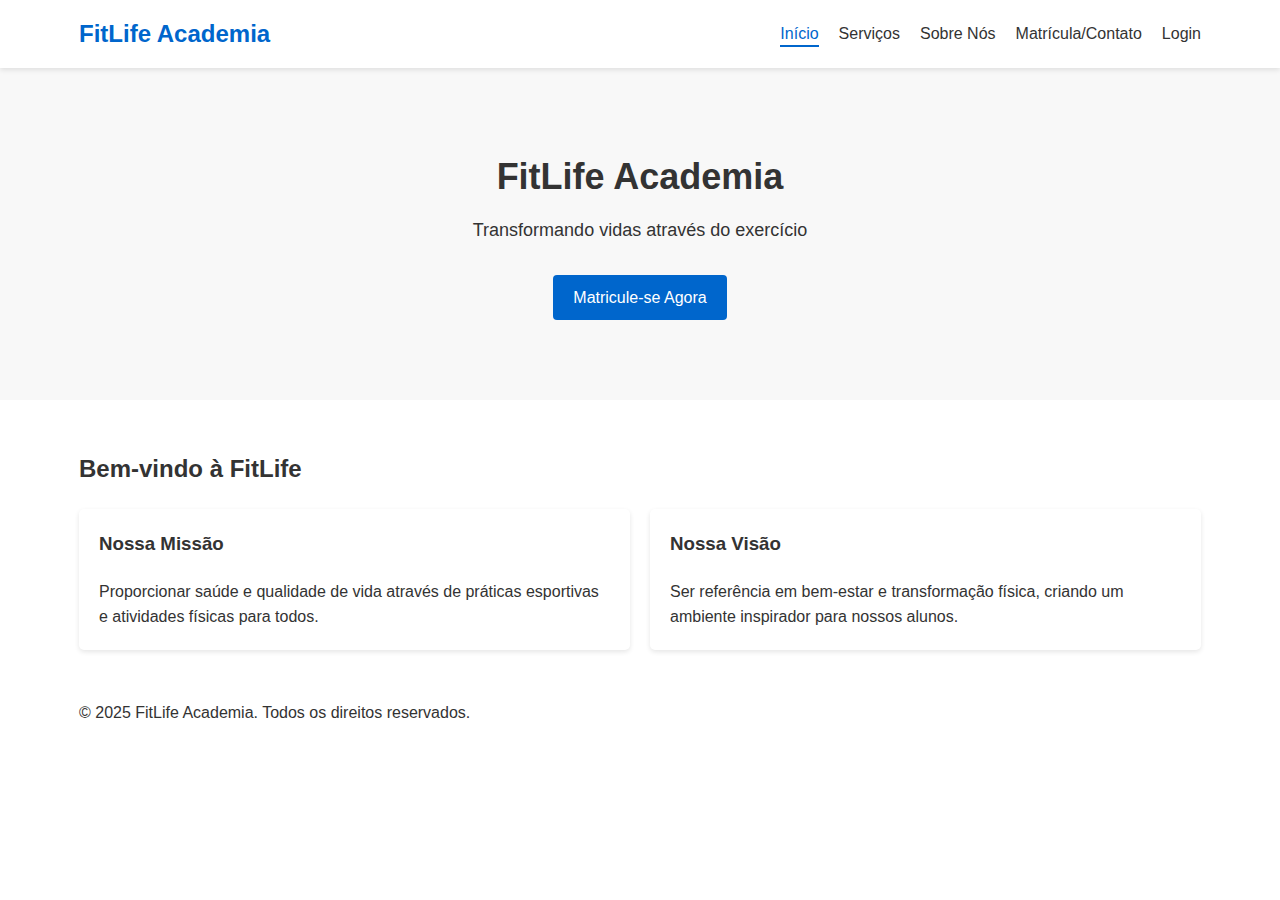
<file: index.html>
<!DOCTYPE html>
<html lang="pt-br">
<head>
    <meta charset="UTF-8">
    <meta name="viewport" content="width=device-width, initial-scale=1.0">
    <title>FitLife Academia</title>
    <link rel="stylesheet" href="css/style.css">
</head>
<body>
    <header>
        <div class="container">
            <div class="logo">FitLife Academia</div>
            <nav>
                <button class="menu-toggle">☰</button>
                <ul class="nav-menu">
                    <li><a href="index.html" class="active">Início</a></li>
                    <li><a href="servicos.html">Serviços</a></li>
                    <li><a href="institucional.html">Sobre Nós</a></li>
                    <li><a href="contato.html">Matrícula/Contato</a></li>
                    <li><a href="login.html">Login</a></li>
                </ul>
            </nav>
        </div>
    </header>

    <main>
        <section class="banner">
            <div class="container">
                <h1>FitLife Academia</h1>
                <p>Transformando vidas através do exercício</p>
                <a href="contato.html" class="btn">Matricule-se Agora</a>
            </div>
        </section>

        <section class="info">
            <div class="container">
                <h2>Bem-vindo à FitLife</h2>
                <div class="cards">
                    <div class="card">
                        <h3>Nossa Missão</h3>
                        <p>Proporcionar saúde e qualidade de vida através de práticas esportivas e atividades físicas para todos.</p>
                    </div>
                    <div class="card">
                        <h3>Nossa Visão</h3>
                        <p>Ser referência em bem-estar e transformação física, criando um ambiente inspirador para nossos alunos.</p>
                    </div>
                </div>
            </div>
        </section>
    </main>

    <footer>
        <div class="container">
            <p>&copy; 2025 FitLife Academia. Todos os direitos reservados.</p>
        </div>
    </footer>

    <script src="js/script.js"></script>
</body>
</html>
</file>
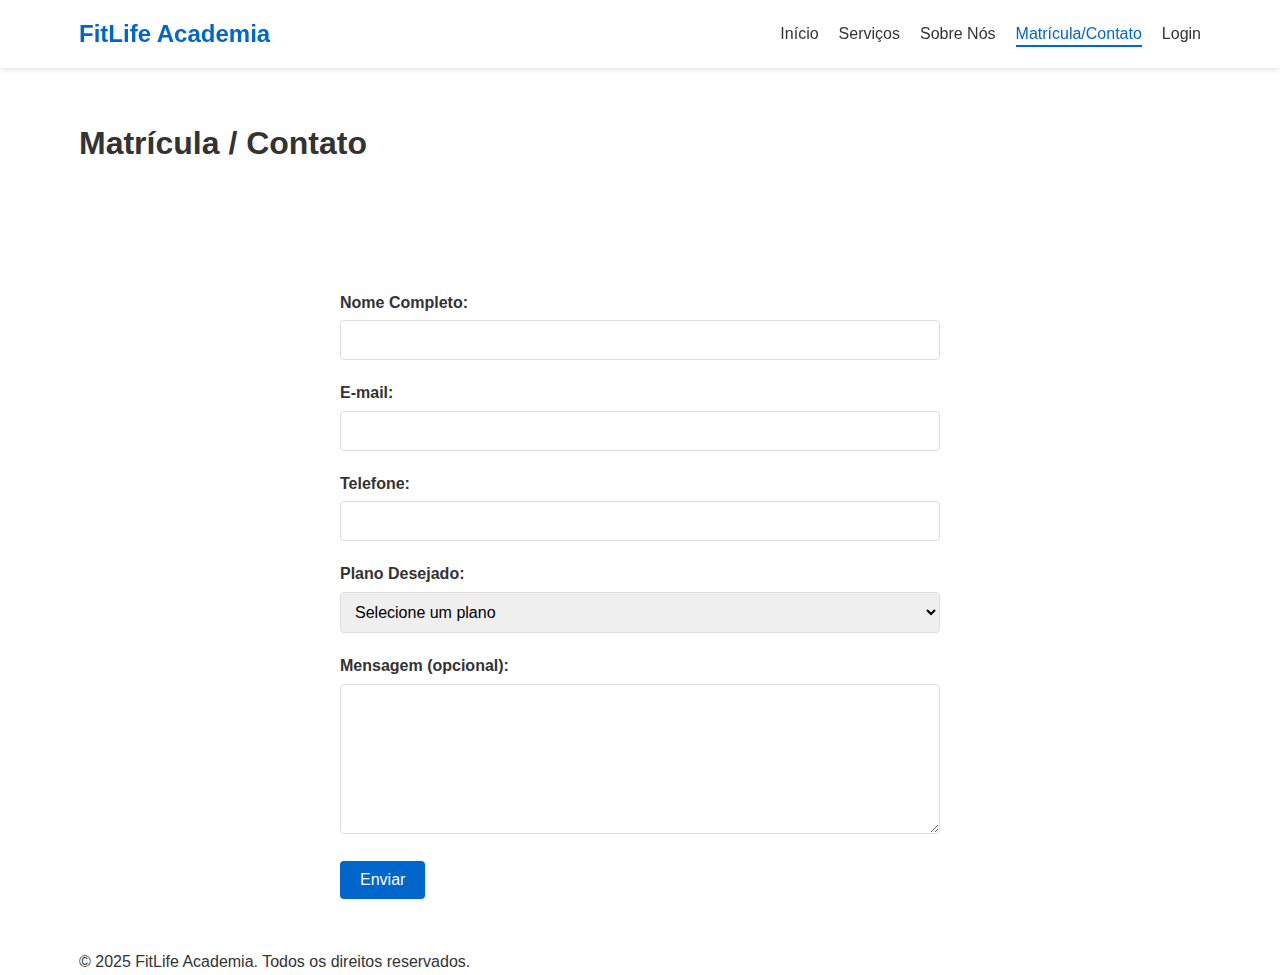
<file: contato.html>
<!DOCTYPE html>
<html lang="pt-br">
<head>
    <meta charset="UTF-8">
    <meta name="viewport" content="width=device-width, initial-scale=1.0">
    <title>Matrícula/Contato - FitLife Academia</title>
    <link rel="stylesheet" href="css/style.css">
</head>
<body>
    <header>
        <div class="container">
            <div class="logo">FitLife Academia</div>
            <nav>
                <button class="menu-toggle">☰</button>
                <ul class="nav-menu">
                    <li><a href="index.html">Início</a></li>
                    <li><a href="servicos.html">Serviços</a></li>
                    <li><a href="institucional.html">Sobre Nós</a></li>
                    <li><a href="contato.html" class="active">Matrícula/Contato</a></li>
                    <li><a href="login.html">Login</a></li>
                </ul>
            </nav>
        </div>
    </header>

    <main>
        <section class="page-header">
            <div class="container">
                <h1>Matrícula / Contato</h1>
            </div>
        </section>

        <section class="formulario">
            <div class="container">
                <form id="formMatricula">
                    <div class="form-group">
                        <label for="nome">Nome Completo:</label>
                        <input type="text" id="nome" name="nome" required>
                        <span class="erro" id="erroNome"></span>
                    </div>
                    
                    <div class="form-group">
                        <label for="email">E-mail:</label>
                        <input type="email" id="email" name="email" required>
                        <span class="erro" id="erroEmail"></span>
                    </div>
                    
                    <div class="form-group">
                        <label for="telefone">Telefone:</label>
                        <input type="tel" id="telefone" name="telefone" required>
                        <span class="erro" id="erroTelefone"></span>
                    </div>
                    
                    <div class="form-group">
                        <label for="plano">Plano Desejado:</label>
                        <select id="plano" name="plano" required>
                            <option value="">Selecione um plano</option>
                            <option value="basico">Básico - R$ 89,90</option>
                            <option value="premium">Premium - R$ 119,90</option>
                            <option value="vip">VIP - R$ 159,90</option>
                        </select>
                        <span class="erro" id="erroPlano"></span>
                    </div>
                    
                    <div class="form-group">
                        <label for="mensagem">Mensagem (opcional):</label>
                        <textarea id="mensagem" name="mensagem"></textarea>
                    </div>
                    
                    <button type="submit" class="btn">Enviar</button>
                </form>
            </div>
        </section>
    </main>

    <footer>
        <div class="container">
            <p>&copy; 2025 FitLife Academia. Todos os direitos reservados.</p>
        </div>
    </footer>

    <script src="js/script.js"></script>
    <script src="js/validacao.js"></script>
</body>
</html>
</file>
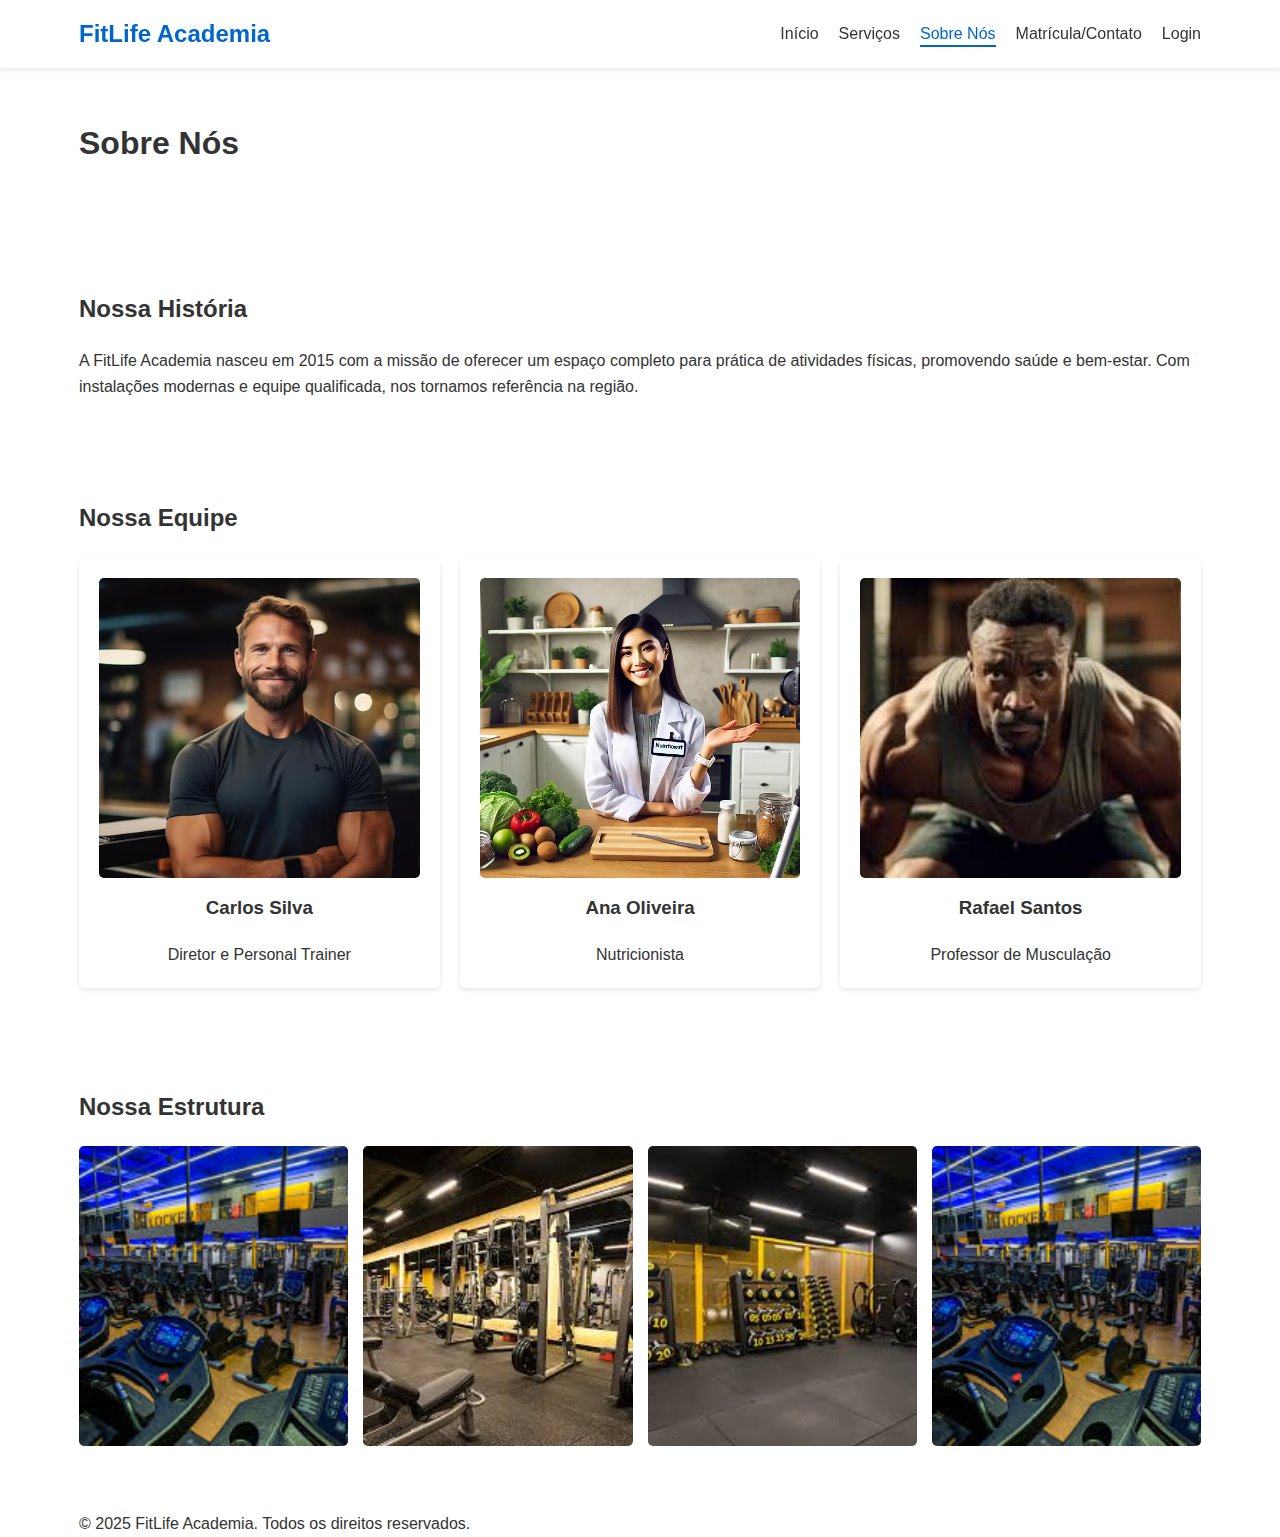
<file: institucional.html>
<!DOCTYPE html>
<html lang="pt-br">
<head>
    <meta charset="UTF-8">
    <meta name="viewport" content="width=device-width, initial-scale=1.0">
    <title>Sobre Nós - FitLife Academia</title>
    <link rel="stylesheet" href="css/style.css">
</head>
<body>
    <header>
        <div class="container">
            <div class="logo">FitLife Academia</div>
            <nav>
                <button class="menu-toggle">☰</button>
                <ul class="nav-menu">
                    <li><a href="index.html">Início</a></li>
                    <li><a href="servicos.html">Serviços</a></li>
                    <li><a href="institucional.html" class="active">Sobre Nós</a></li>
                    <li><a href="contato.html">Matrícula/Contato</a></li>
                    <li><a href="login.html">Login</a></li>
                </ul>
            </nav>
        </div>
    </header>

    <main>
        <section class="page-header">
            <div class="container">
                <h1>Sobre Nós</h1>
            </div>
        </section>

        <section class="sobre">
            <div class="container">
                <h2>Nossa História</h2>
                <p>A FitLife Academia nasceu em 2015 com a missão de oferecer um espaço completo para prática de atividades físicas, promovendo saúde e bem-estar. Com instalações modernas e equipe qualificada, nos tornamos referência na região.</p>
            </div>
        </section>

        <section class="equipe">
            <div class="container">
                <h2>Nossa Equipe</h2>
                <div class="cards">
                    <div class="card membro">
                        <div class="img-placeholder"><img src="images\diretor-personal.avif"></div>
                        <h3>Carlos Silva</h3>
                        <p>Diretor e Personal Trainer</p>
                    </div>
                    <div class="card membro">
                        <div class="img-placeholder"><img src="images\nutricionista.avif"></div>
                        <h3>Ana Oliveira</h3>
                        <p>Nutricionista</p>
                    </div>
                    <div class="card membro">
                        <div class="img-placeholder"><img src="images\professor.jpeg" ></div>
                        <h3>Rafael Santos</h3>
                        <p>Professor de Musculação</p>
                    </div>
                </div>
            </div>
        </section>

        <section class="estrutura">
            <div class="container">
                <h2>Nossa Estrutura</h2>
                <div class="galeria">
                    <div class="img-placeholder"><img src="images\estrutura1.jpeg"></div>
                    <div class="img-placeholder"><img src="images\estrutura2.jpeg"></div>
                    <div class="img-placeholder"><img src="images\estrutura3.jpeg"></div>
                    <div class="img-placeholder"><img src="images\estrutura1.jpeg"></div>
                </div>
            </div>
        </section>
    </main>

    <footer>
        <div class="container">
            <p>&copy; 2025 FitLife Academia. Todos os direitos reservados.</p>
        </div>
    </footer>

    <script src="js/script.js"></script>
</body>
</html>
</file>
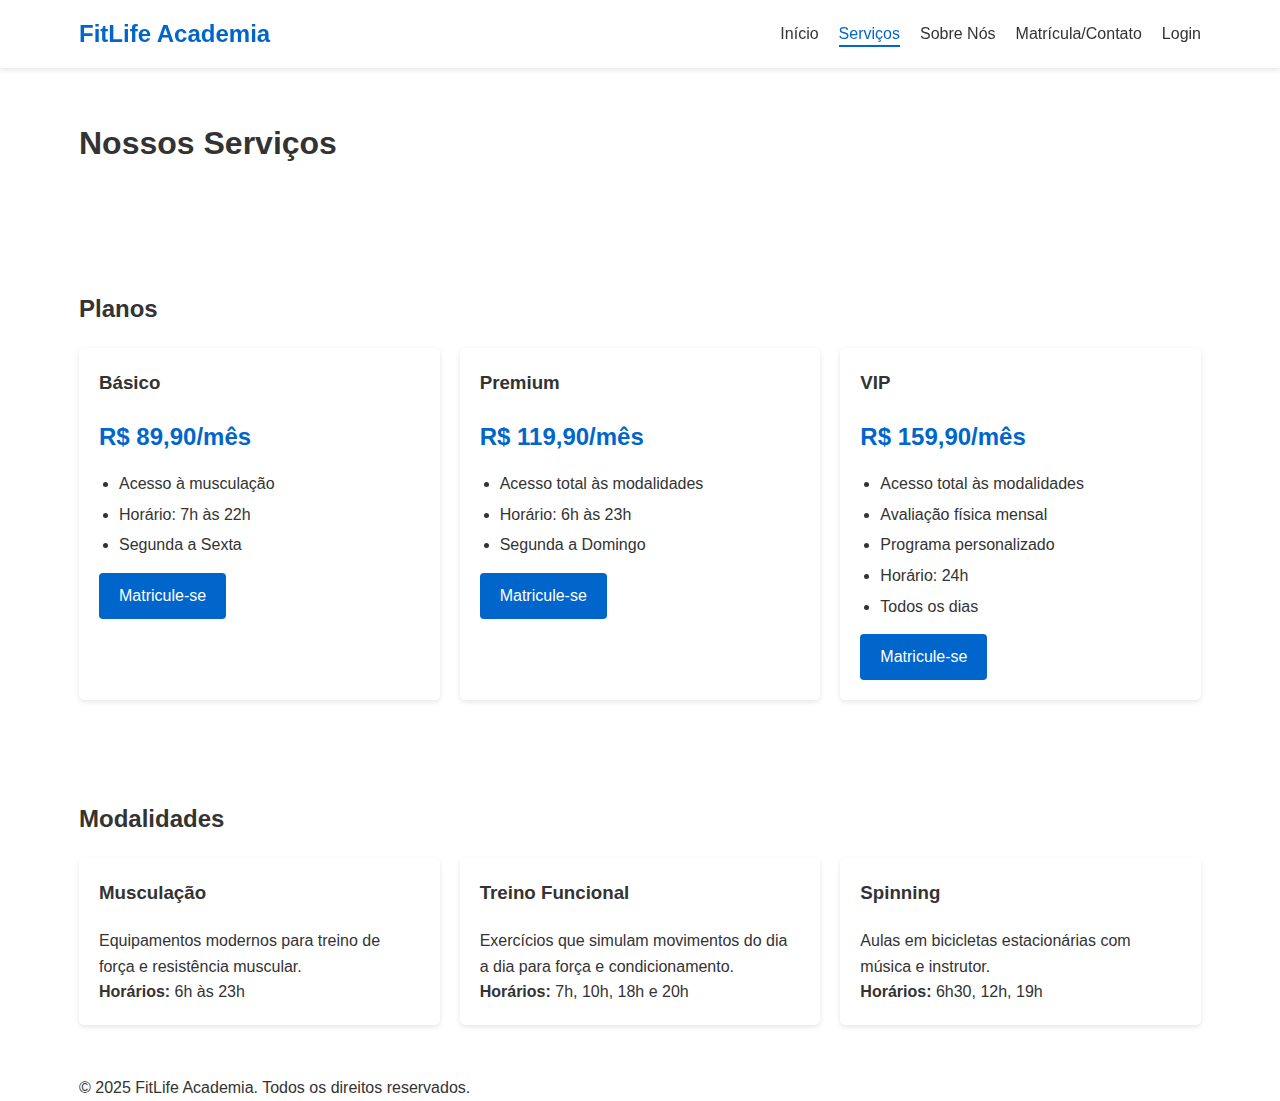
<file: servicos.html>
<!DOCTYPE html>
<html lang="pt-br">
<head>
    <meta charset="UTF-8">
    <meta name="viewport" content="width=device-width, initial-scale=1.0">
    <title>Serviços - FitLife Academia</title>
    <link rel="stylesheet" href="css/style.css">
</head>
<body>
    <header>
        <div class="container">
            <div class="logo">FitLife Academia</div>
            <nav>
                <button class="menu-toggle">☰</button>
                <ul class="nav-menu">
                    <li><a href="index.html">Início</a></li>
                    <li><a href="servicos.html" class="active">Serviços</a></li>
                    <li><a href="institucional.html">Sobre Nós</a></li>
                    <li><a href="contato.html">Matrícula/Contato</a></li>
                    <li><a href="login.html">Login</a></li>
                </ul>
            </nav>
        </div>
    </header>

    <main>
        <section class="page-header">
            <div class="container">
                <h1>Nossos Serviços</h1>
            </div>
        </section>

        <section class="planos">
            <div class="container">
                <h2>Planos</h2>
                <div class="cards">
                    <div class="card plano">
                        <h3>Básico</h3>
                        <p class="preco">R$ 89,90/mês</p>
                        <ul>
                            <li>Acesso à musculação</li>
                            <li>Horário: 7h às 22h</li>
                            <li>Segunda a Sexta</li>
                        </ul>
                        <a href="contato.html" class="btn">Matricule-se</a>
                    </div>
                    <div class="card plano">
                        <h3>Premium</h3>
                        <p class="preco">R$ 119,90/mês</p>
                        <ul>
                            <li>Acesso total às modalidades</li>
                            <li>Horário: 6h às 23h</li>
                            <li>Segunda a Domingo</li>
                        </ul>
                        <a href="contato.html" class="btn">Matricule-se</a>
                    </div>
                    <div class="card plano">
                        <h3>VIP</h3>
                        <p class="preco">R$ 159,90/mês</p>
                        <ul>
                            <li>Acesso total às modalidades</li>
                            <li>Avaliação física mensal</li>
                            <li>Programa personalizado</li>
                            <li>Horário: 24h</li>
                            <li>Todos os dias</li>
                        </ul>
                        <a href="contato.html" class="btn">Matricule-se</a>
                    </div>
                </div>
            </div>
        </section>

        <section class="modalidades">
            <div class="container">
                <h2>Modalidades</h2>
                <div class="cards">
                    <div class="card modalidade">
                        <h3>Musculação</h3>
                        <p>Equipamentos modernos para treino de força e resistência muscular.</p>
                        <p><strong>Horários:</strong> 6h às 23h</p>
                    </div>
                    <div class="card modalidade">
                        <h3>Treino Funcional</h3>
                        <p>Exercícios que simulam movimentos do dia a dia para força e condicionamento.</p>
                        <p><strong>Horários:</strong> 7h, 10h, 18h e 20h</p>
                    </div>
                    <div class="card modalidade">
                        <h3>Spinning</h3>
                        <p>Aulas em bicicletas estacionárias com música e instrutor.</p>
                        <p><strong>Horários:</strong> 6h30, 12h, 19h</p>
                    </div>
                </div>
            </div>
        </section>
    </main>

    <footer>
        <div class="container">
            <p>&copy; 2025 FitLife Academia. Todos os direitos reservados.</p>
        </div>
    </footer>

    <script src="js/script.js"></script>
</body>
</html>
</file>
<file: css/style.css>
/* Reset e estilos gerais */
@media (max-width: 768px) {
    .menu-toggle {
        display: block;
    }
    
    nav .nav-menu {
        display: none;
        position: absolute;
        flex-direction: column;
        background-color: #fff;
        width: 100%;
        left: 0;
        top: 60px;
        box-shadow: 0 2px 5px rgba(0, 0, 0, 0.1);
        padding: 10px 0;
    }
    
    nav .nav-menu.show {
        display: flex;
    }
    
    nav .nav-menu li {
        margin: 0;
        padding: 10px 20px;
    }
    
    .cards {
        flex-direction: column;
    }
}
* {
    margin: 0;
    padding: 0;
    box-sizing: border-box;
}

body {
    font-family: Arial, sans-serif;
    line-height: 1.6;
    color: #333;
}

.container {
    width: 90%;
    max-width: 1200px;
    margin: 0 auto;
    padding: 0 15px;
}

a {
    text-decoration: none;
    color: #333;
}

ul {
    list-style: none;
}

img {
    max-width: 100%;
}

/* Header */
header {
    background-color: #fff;
    box-shadow: 0 2px 5px rgba(0, 0, 0, 0.1);
    position: sticky;
    top: 0;
    z-index: 100;
}

header .container {
    display: flex;
    justify-content: space-between;
    align-items: center;
    padding: 15px;
}

.logo {
    font-size: 24px;
    font-weight: bold;
    color: #0066cc;
}

nav .nav-menu {
    display: flex;
}

nav .nav-menu li {
    margin-left: 20px;
}

nav .nav-menu a {
    padding: 5px 0;
    position: relative;
}

nav .nav-menu a.active,
nav .nav-menu a:hover {
    color: #0066cc;
}

nav .nav-menu a.active::after,
nav .nav-menu a:hover::after {
    content: '';
    position: absolute;
    bottom: 0;
    left: 0;
    width: 100%;
    height: 2px;
    background-color: #0066cc;
}

.menu-toggle {
    display: none;
    background: none;
    border: none;
    font-size: 24px;
    cursor: pointer;
}

/* Seções */
section {
    padding: 50px 0;
}

h1, h2, h3 {
    margin-bottom: 20px;
}

.btn {
    display: inline-block;
    background-color: #0066cc;
    color: #fff;
    padding: 10px 20px;
    border: none;
    border-radius: 4px;
    cursor: pointer;
    font-size: 16px;
    transition: background-color 0.3s;
}

.btn:hover {
    background-color: #0055aa;
}

/* Banner */
.banner {
    background-color: #f8f8f8;
    text-align: center;
    padding: 80px 0;
}

.banner h1 {
    font-size: 36px;
    margin-bottom: 10px;
}

.banner p {
    font-size: 18px;
    margin-bottom: 30px;
}

/* Cards */
.cards {
    display: flex;
    flex-wrap: wrap;
    gap: 20px;
    justify-content: center;
}

.card {
    background-color: #fff;
    border-radius: 5px;
    box-shadow: 0 2px 5px rgba(0, 0, 0, 0.1);
    padding: 20px;
    flex: 1;
    min-width: 250px;
}

/* Página de serviços */
.plano .preco {
    font-size: 24px;
    font-weight: bold;
    color: #0066cc;
    margin: 10px 0;
}

.plano ul {
    margin: 15px 0;
    padding-left: 20px;
    list-style: disc;
}

.plano ul li {
    margin-bottom: 5px;
}

/* Página institucional */
.img-placeholder {
    background-color: #ddd;
    height: 200px;
    border-radius: 5px;
    margin-bottom: 15px;
}

.galeria {
    display: grid;
    grid-template-columns: repeat(auto-fill, minmax(250px, 1fr));
    gap: 15px;
}

.membro {
    text-align: center;
}

.img-placeholder {
  width: 100%;
  height: 300px; /* ou qualquer altura que você desejar */
  overflow: hidden;
  position: relative;
}

.img-placeholder img {
  width: 100%;
  height: 100%;
  object-fit: cover;
  display: block;
}

/* Formulários */
form {
    max-width: 600px;
    margin: 0 auto;
}

.form-group {
    margin-bottom: 20px;
}

label {
    display: block;
    margin-bottom: 5px;
    font-weight: bold;
}

input, select, textarea {
    width: 100%;
    padding: 10px;
    border: 1px solid #ddd;
    border-radius: 4px;
    font-size: 16px;
}

textarea {
    height: 150px;
    resize: vertical;
}

.erro {
    color: #ff0000;
    font-size: 14px;
    margin-top: 5px;
    display: block;
}

/* Autenticação */
.auth-container {
    max-width: 500px;
    margin: 0 auto;
}

.tabs {
    display: flex;
    margin-bottom: 20px;
}

.tab-btn {
    flex: 1;
    padding: 10px;
    text-align: center;
    background-color: #f8f8f8;
    border: none;
    cursor: pointer;
}

.tab-btn.active {
    background-color: #0066cc;
    color: #fff;
}

/* Painel do aluno */
.painel-aluno .card {
    max-width: 600px;
    margin: 0 auto;
}

.dados-item {
    margin-bottom: 15px;
    padding-bottom: 10px;
    border-bottom: 1px solid #eee;
}

.status-plano {
    padding: 10px;
    border-radius: 4px;
    margin-top: 20px;
    font-weight: bold;
}

.status-ativo {
    background-color: #e6f7e6;
    color: #28a745;
}

.status-vencido {
    background-color: #ffebee;
    color: #dc3545;
}


/*
.container{
    align-items: center;
    text-align: center;
}
*/
</file>
